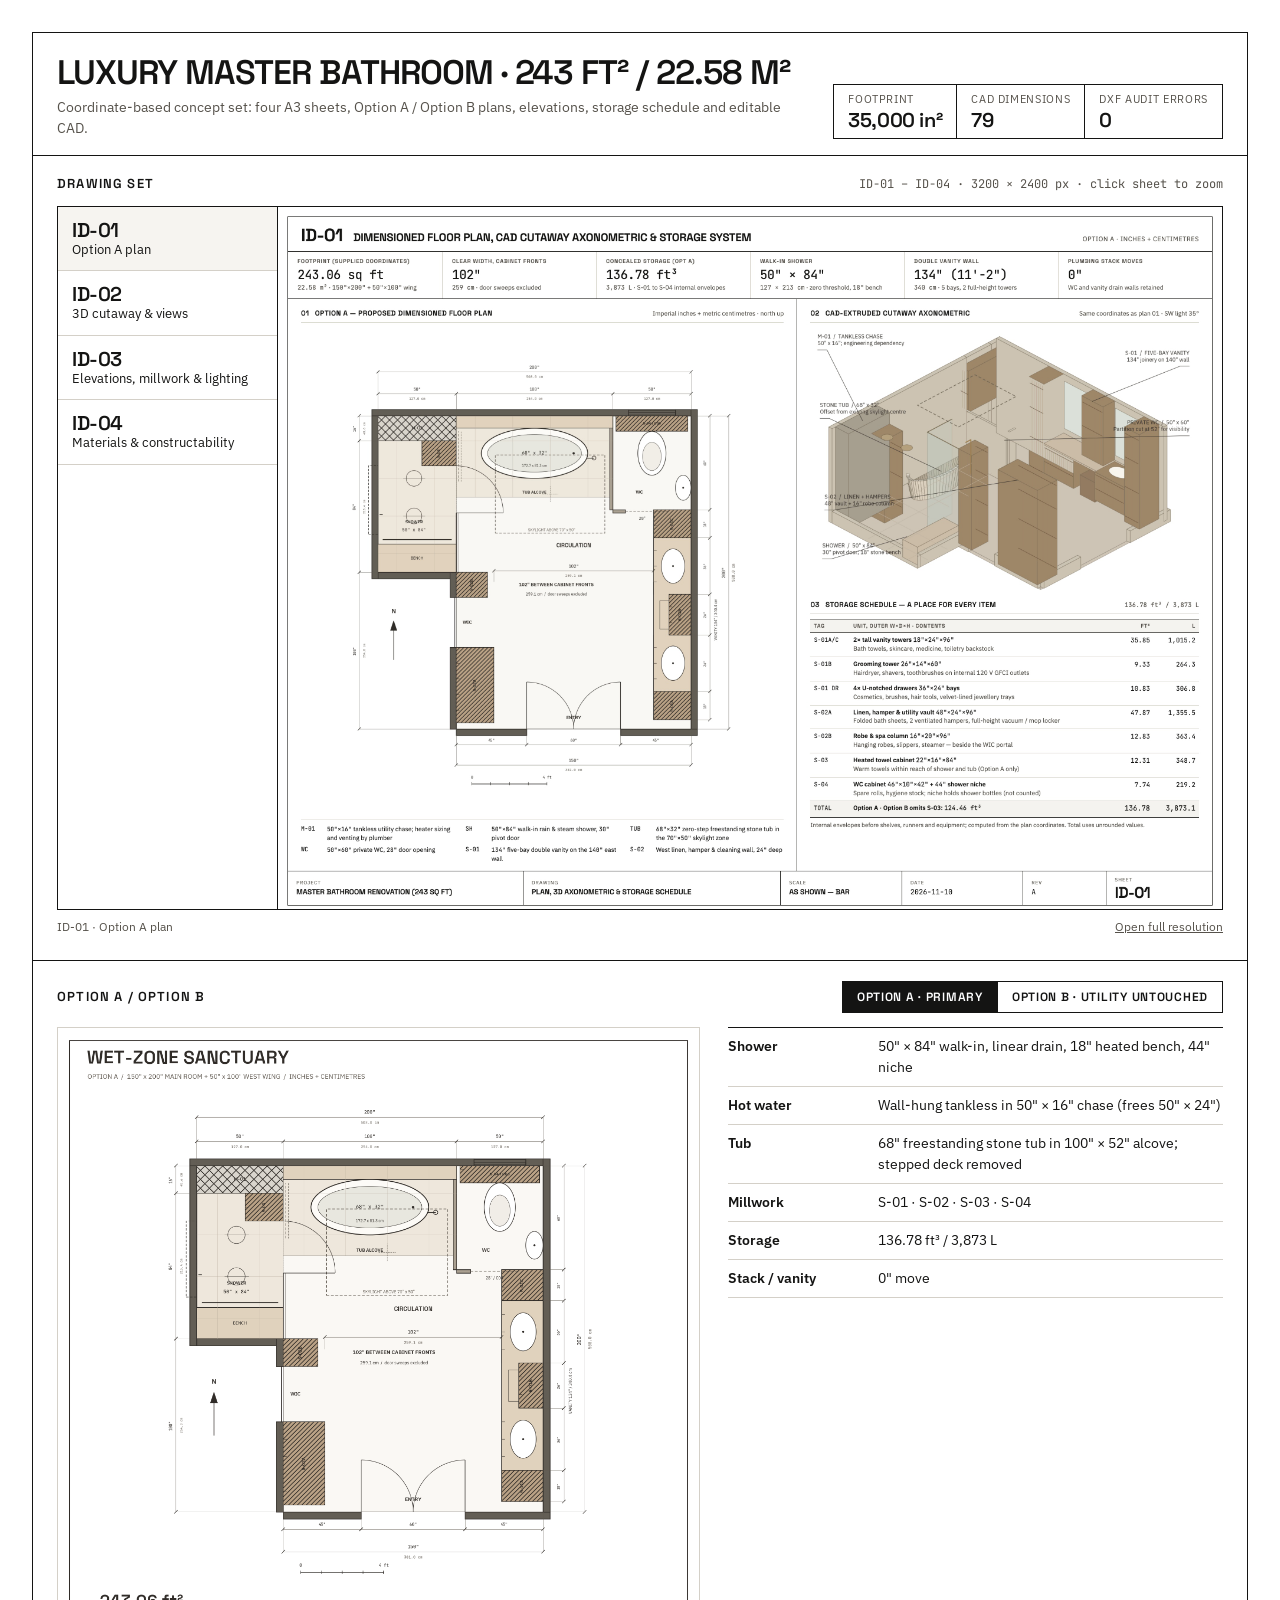
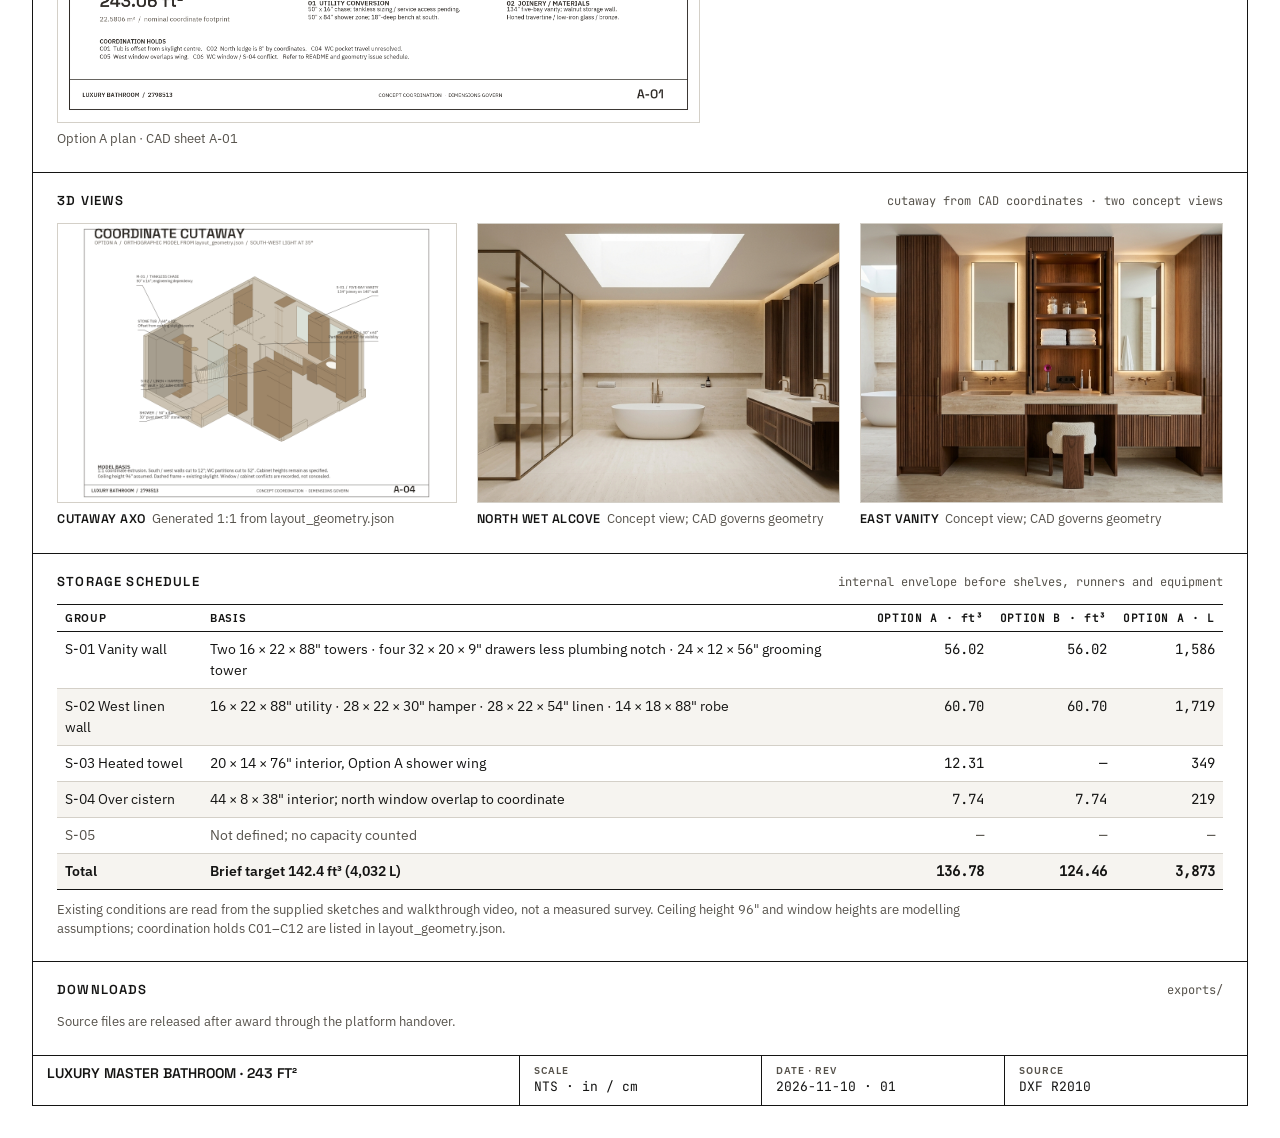
<file: index.html>
<!DOCTYPE html>
<html lang="en">
<head>
<meta charset="utf-8">
<meta name="viewport" content="width=device-width,initial-scale=1">
<title>Luxury Master Bathroom · 243 ft² · Drawing Set</title>
<style>
  @font-face{font-family:"Space Grotesk";font-weight:600;src:url(assets/fonts/SpaceGrotesk-600.ttf)}
  @font-face{font-family:"IBM Plex Sans";font-weight:400;src:url(assets/fonts/IBMPlexSans-400.ttf)}
  @font-face{font-family:"IBM Plex Sans";font-weight:600;src:url(assets/fonts/IBMPlexSans-600.ttf)}
  @font-face{font-family:"JetBrains Mono";font-weight:400;src:url(assets/fonts/JetBrainsMono-400.ttf)}
  :root{--ink:#141413;--rule:#D4D0C8;--muted:#56524B;--walnut:#6B4A2F;--step:#F6F4F0}
  *{box-sizing:border-box;margin:0;padding:0;border-radius:0}
  body{background:#FFFFFF;color:var(--ink);font:15px/1.5 "IBM Plex Sans",sans-serif;-webkit-font-smoothing:antialiased}
  .m{font-family:"JetBrains Mono",monospace;font-variant-numeric:tabular-nums}
  a{color:inherit}
  .wrap{max-width:1440px;margin:0 auto;padding:32px 32px 0}
  .frame{border:1px solid var(--ink)}
  header{display:grid;grid-template-columns:1fr auto;gap:24px;align-items:end;padding:22px 24px 16px;border-bottom:1px solid var(--ink)}
  h1{font:600 34px/1.05 "Space Grotesk";letter-spacing:-.03em}
  header p{color:var(--muted);margin-top:6px;font-size:14px}
  .facts{display:grid;grid-template-columns:repeat(3,auto);border:1px solid var(--ink)}
  .facts div{padding:6px 14px;font-size:11px;letter-spacing:.06em;color:var(--muted)}
  .facts div+div{border-left:1px solid var(--ink)}
  .facts b{display:block;font:600 20px/1.2 "Space Grotesk";letter-spacing:-.02em;color:var(--ink)}
  section{border-bottom:1px solid var(--ink);padding:20px 24px 24px}
  section:last-of-type{border-bottom:0}
  h2{font:600 13px/1 "Space Grotesk";letter-spacing:.09em;display:flex;justify-content:space-between;align-items:baseline;margin-bottom:14px}
  h2 span{font:400 12px "JetBrains Mono";letter-spacing:0;color:var(--muted)}

  .seg{display:inline-flex;border:1px solid var(--ink)}
  .seg button{font:600 12px/1 "Space Grotesk";letter-spacing:.06em;background:#FFF;color:var(--ink);border:0;padding:9px 14px;cursor:pointer}
  .seg button+button{border-left:1px solid var(--ink)}
  .seg button[aria-pressed=true]{background:var(--ink);color:#FFF}
  .seg button:focus-visible{outline:2px solid var(--walnut);outline-offset:2px}

  .viewer{display:grid;grid-template-columns:220px 1fr;border:1px solid var(--ink)}
  .sheets{border-right:1px solid var(--ink)}
  .sheets button{display:block;width:100%;text-align:left;background:#FFF;border:0;border-bottom:1px solid var(--rule);padding:12px 14px;cursor:pointer;color:var(--ink);font:13px/1.35 "IBM Plex Sans"}
  .sheets button b{display:block;font:600 20px/1.1 "Space Grotesk";letter-spacing:-.02em}
  .sheets button[aria-pressed=true]{background:var(--step)}
  .stage{position:relative;overflow:auto;max-height:78vh;background:#FFF;cursor:zoom-in}
  .stage img{display:block;width:100%;height:auto}
  .stage.zoom{cursor:zoom-out}
  .stage.zoom img{width:auto;max-width:none}
  .hint{font-size:12px;color:var(--muted);margin-top:8px;display:flex;justify-content:space-between}

  .opt{display:grid;grid-template-columns:1.3fr 1fr;gap:28px;align-items:start}
  .opt figure img{display:block;width:100%;height:auto;border:1px solid var(--rule)}
  dl{display:grid;grid-template-columns:150px 1fr;border-top:1px solid var(--ink);font-size:14px}
  dt,dd{padding:8px 0;border-bottom:1px solid var(--rule)}
  dt{font-weight:600}

  .views{display:grid;grid-template-columns:1.1fr 1fr 1fr;gap:20px}
  .views img{display:block;width:100%;height:280px;object-fit:cover;border:1px solid var(--rule)}
  figcaption{font-size:12.5px;color:var(--muted);margin-top:6px}
  figcaption b{color:var(--ink);font-family:"Space Grotesk";font-weight:600;letter-spacing:.04em;margin-right:6px}

  table{border-collapse:collapse;width:100%;font-size:14px}
  th{font:600 11px "IBM Plex Sans";letter-spacing:.06em;text-align:left;padding:6px 8px;border-top:1px solid var(--ink);border-bottom:1px solid var(--ink)}
  td{padding:7px 8px;border-bottom:1px solid var(--rule);vertical-align:top}
  td.n,th.n{text-align:right;font-family:"JetBrains Mono";font-variant-numeric:tabular-nums;white-space:nowrap}
  tbody tr:nth-child(even) td{background:var(--step)}
  tr.tot td{font-weight:600;border-top:1px solid var(--ink);border-bottom:1px solid var(--ink);background:#FFF}
  td.dim{color:var(--muted)}
  .small{font-size:12.5px;color:var(--muted);margin-top:10px;max-width:960px}

  .dl{display:grid;grid-template-columns:repeat(4,1fr);border:1px solid var(--ink)}
  .dl a{display:block;padding:14px 16px;text-decoration:none;border-left:1px solid var(--ink)}
  .dl a:first-child{border-left:0}
  .dl a:hover,.dl a:focus-visible{background:var(--step);outline:none}
  .dl b{display:block;font:600 16px/1.2 "Space Grotesk";letter-spacing:-.01em}
  .dl span{display:block;font-size:12.5px;color:var(--muted);margin-top:4px}
  .dl .m{font-size:12px;color:var(--ink);margin-top:8px}

  .tb{display:grid;grid-template-columns:2fr 1fr 1fr 1fr;border-top:1px solid var(--ink)}
  .tb div{padding:8px 14px;border-left:1px solid var(--ink);font-size:13px}
  .tb div:first-child{border-left:0;font:600 14px "Space Grotesk"}
  .tb small{display:block;font:600 10px "IBM Plex Sans";letter-spacing:.1em;color:var(--muted)}
  @media (max-width:900px){.viewer,.opt,.views,.dl{grid-template-columns:1fr}.sheets{display:flex;overflow:auto;border-right:0;border-bottom:1px solid var(--ink)}.sheets button{min-width:150px;border-bottom:0;border-right:1px solid var(--rule)}.tb,header{grid-template-columns:1fr}}
</style>
</head>
<body>
<div class="wrap"><div class="frame">
  <header>
    <div>
      <h1>LUXURY MASTER BATHROOM · 243 FT² / 22.58 M²</h1>
      <p>Coordinate-based concept set: four A3 sheets, Option A / Option B plans, elevations, storage schedule and editable CAD.</p>
    </div>
    <div class="facts">
      <div>FOOTPRINT<b class="m">35,000 in²</b></div>
      <div>CAD DIMENSIONS<b class="m">79</b></div>
      <div>DXF AUDIT ERRORS<b class="m">0</b></div>
    </div>
  </header>

  <section>
    <h2>DRAWING SET <span>ID-01 – ID-04 · 3200 × 2400 px · click sheet to zoom</span></h2>
    <div class="viewer">
      <nav class="sheets" id="sheets" aria-label="Sheets"></nav>
      <div class="stage" id="stage" tabindex="0" aria-label="Sheet viewer"><img id="sheetImg" alt=""></div>
    </div>
    <div class="hint"><span id="sheetTitle"></span><a id="sheetOpen" target="_blank" rel="noopener">Open full resolution</a></div>
  </section>

  <section>
    <h2>OPTION A / OPTION B
      <span class="seg" role="group" aria-label="Option">
        <button type="button" data-opt="A" aria-pressed="true">OPTION A · PRIMARY</button><button type="button" data-opt="B" aria-pressed="false">OPTION B · UTILITY UNTOUCHED</button>
      </span>
    </h2>
    <div class="opt">
      <figure><img id="optImg" src="assets/cad_plan_option_a.png" alt="Option plan"><figcaption id="optCap"></figcaption></figure>
      <dl id="optDl"></dl>
    </div>
  </section>

  <section>
    <h2>3D VIEWS <span>cutaway from CAD coordinates · two concept views</span></h2>
    <div class="views">
      <figure><a href="assets/cad_3d_cutaway_iso.png" target="_blank" rel="noopener"><img src="assets/cad_3d_cutaway_iso.png" alt="3D cutaway axonometric" loading="lazy" style="object-fit:contain;background:#FFF"></a><figcaption><b>CUTAWAY AXO</b>Generated 1:1 from layout_geometry.json</figcaption></figure>
      <figure><a href="assets/view1_north_sanctuary.jpg" target="_blank" rel="noopener"><img src="assets/view1_north_sanctuary.jpg" alt="North wet alcove view" loading="lazy"></a><figcaption><b>NORTH WET ALCOVE</b>Concept view; CAD governs geometry</figcaption></figure>
      <figure><a href="assets/view2_east_vanity_storage.jpg" target="_blank" rel="noopener"><img src="assets/view2_east_vanity_storage.jpg" alt="East vanity and storage view" loading="lazy"></a><figcaption><b>EAST VANITY</b>Concept view; CAD governs geometry</figcaption></figure>
    </div>
  </section>

  <section>
    <h2>STORAGE SCHEDULE <span>internal envelope before shelves, runners and equipment</span></h2>
    <table>
      <thead><tr><th>GROUP</th><th>BASIS</th><th class="n">OPTION A · ft³</th><th class="n">OPTION B · ft³</th><th class="n">OPTION A · L</th></tr></thead>
      <tbody>
        <tr><td>S-01 Vanity wall</td><td>Two 16 × 22 × 88" towers · four 32 × 20 × 9" drawers less plumbing notch · 24 × 12 × 56" grooming tower</td><td class="n">56.02</td><td class="n">56.02</td><td class="n">1,586</td></tr>
        <tr><td>S-02 West linen wall</td><td>16 × 22 × 88" utility · 28 × 22 × 30" hamper · 28 × 22 × 54" linen · 14 × 18 × 88" robe</td><td class="n">60.70</td><td class="n">60.70</td><td class="n">1,719</td></tr>
        <tr><td>S-03 Heated towel</td><td>20 × 14 × 76" interior, Option A shower wing</td><td class="n">12.31</td><td class="n">—</td><td class="n">349</td></tr>
        <tr><td>S-04 Over cistern</td><td>44 × 8 × 38" interior; north window overlap to coordinate</td><td class="n">7.74</td><td class="n">7.74</td><td class="n">219</td></tr>
        <tr><td class="dim">S-05</td><td class="dim">Not defined; no capacity counted</td><td class="n dim">—</td><td class="n dim">—</td><td class="n dim">—</td></tr>
        <tr class="tot"><td>Total</td><td>Brief target 142.4 ft³ (4,032 L)</td><td class="n">136.78</td><td class="n">124.46</td><td class="n">3,873</td></tr>
      </tbody>
    </table>
    <p class="small">Existing conditions are read from the supplied sketches and walkthrough video, not a measured survey. Ceiling height 96" and window heights are modelling assumptions; coordination holds C01–C12 are listed in layout_geometry.json.</p>
  </section>

  <section>
    <h2>DOWNLOADS <span>exports/</span></h2>
    <p class="small">Source files are released after award through the platform handover.</p>
  </section>

  <div class="tb">
    <div>LUXURY MASTER BATHROOM · 243 FT²</div>
    <div><small>SCALE</small><span class="m">NTS · in / cm</span></div>
    <div><small>DATE · REV</small><span class="m">2026-11-10 · 01</span></div>
    <div><small>SOURCE</small><span class="m">DXF R2010</span></div>
  </div>
</div></div>
<div style="height:32px"></div>

<script src="boards.js"></script>
<script>
(() => {
  const boards = window.BOARDS || [];
  const nav = document.getElementById('sheets'), img = document.getElementById('sheetImg'),
        stage = document.getElementById('stage'), title = document.getElementById('sheetTitle'),
        open = document.getElementById('sheetOpen');
  function show(i) {
    const b = boards[i];
    img.src = b.src; img.alt = b.id + ' ' + b.title;
    title.textContent = b.id + ' · ' + b.title;
    open.href = b.src;
    stage.classList.remove('zoom');
    nav.querySelectorAll('button').forEach((x, j) => x.setAttribute('aria-pressed', j === i));
  }
  boards.forEach((b, i) => {
    const btn = document.createElement('button');
    btn.type = 'button';
    btn.innerHTML = '<b></b>';
    btn.firstChild.textContent = b.id;
    btn.append(b.title);
    btn.onclick = () => show(i);
    nav.append(btn);
  });
  stage.onclick = () => stage.classList.toggle('zoom');
  stage.onkeydown = e => { if (e.key === 'Enter' || e.key === ' ') { e.preventDefault(); stage.classList.toggle('zoom'); } };
  if (boards.length) show(0);

  const OPT = {
    A: { img: 'assets/cad_plan_option_a.png', cap: 'Option A plan · CAD sheet A-01',
         rows: [['Shower', '50" × 84" walk-in, linear drain, 18" heated bench, 44" niche'], ['Hot water', 'Wall-hung tankless in 50" × 16" chase (frees 50" × 24")'],
                ['Tub', '68" freestanding stone tub in 100" × 52" alcove; stepped deck removed'], ['Millwork', 'S-01 · S-02 · S-03 · S-04'],
                ['Storage', '136.78 ft³ / 3,873 L'], ['Stack / vanity', '0" move']] },
    B: { img: 'assets/crop_existing_vs_b.png', cap: 'Existing interpretation (left) vs. Option B (right) · CAD sheet A-02',
         rows: [['Shower', '50" × 60" retained in west wing'], ['Hot water', 'Existing 50" × 40" mechanical closet untouched'],
                ['Tub', 'Same 68" freestanding tub as Option A'], ['Millwork', 'S-01 · S-02 · S-04 (S-03 omitted)'],
                ['Storage', '124.46 ft³ / 3,524 L'], ['Stack / vanity', '0" move']] }
  };
  const oImg = document.getElementById('optImg'), oCap = document.getElementById('optCap'), oDl = document.getElementById('optDl');
  function opt(k) {
    const o = OPT[k];
    oImg.src = o.img; oImg.alt = 'Option ' + k + ' plan'; oCap.textContent = o.cap;
    oDl.replaceChildren(...o.rows.flatMap(([t, d]) => { const a = document.createElement('dt'), b = document.createElement('dd'); a.textContent = t; b.textContent = d; return [a, b]; }));
    document.querySelectorAll('[data-opt]').forEach(b => b.setAttribute('aria-pressed', b.dataset.opt === k));
  }
  document.querySelectorAll('[data-opt]').forEach(b => b.onclick = () => opt(b.dataset.opt));
  opt('A');
})();
</script>
</body>
</html>
</file>
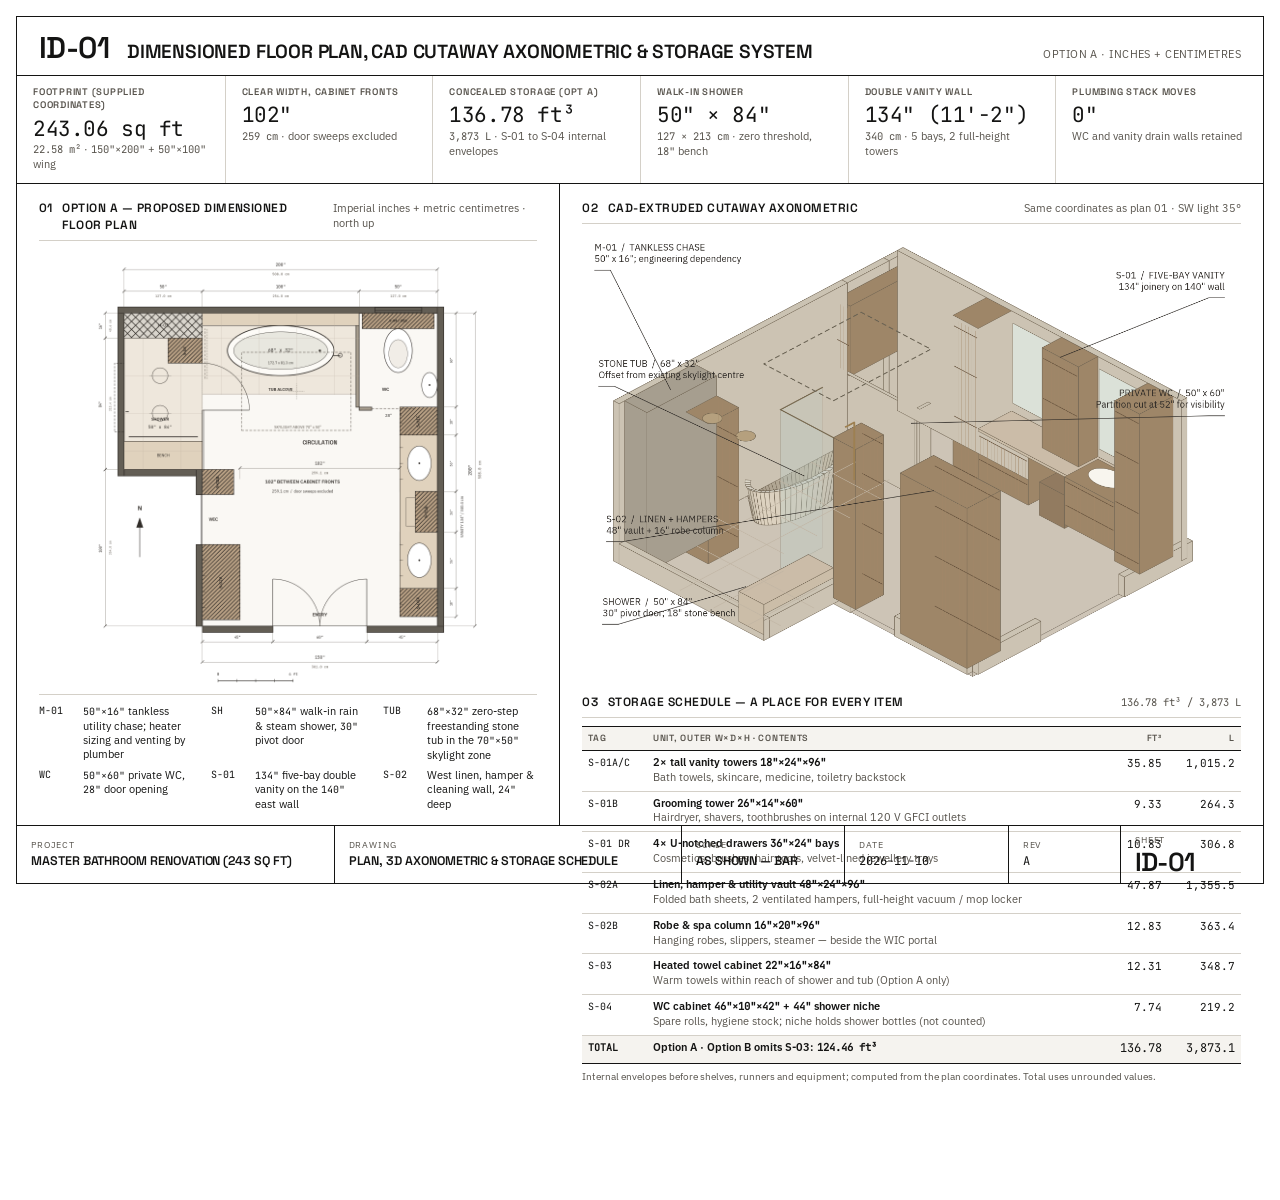
<file: board1.html>
<!doctype html>
<html lang="en"><head><meta charset="utf-8"><title>ID-01 Plan, Axonometric & Storage</title>
<link rel="stylesheet" href="board.css">
<style>
.main { display: grid; grid-template-columns: 58fr 42fr; min-height: 0; }
.col { padding: 16px 22px 14px; min-height: 0; display: flex; flex-direction: column; }
.col + .col { border-left: 1px solid var(--ink); }
.plan { flex: 1; min-height: 0; display: flex; justify-content: center; align-items: flex-start; }
.plan img { height: 100%; max-width: 100%; object-fit: contain; }
.legend { display: grid; grid-template-columns: repeat(3, 1fr); column-gap: 18px; row-gap: 6px; border-top: 1px solid var(--rule); padding-top: 9px; margin-top: 6px; }
.legend div { display: grid; grid-template-columns: 44px 1fr; font-size: 10.5px; line-height: 1.35; }
.legend b { font-family: "JetBrains Mono", monospace; font-weight: 400; font-size: 10px; }
.legend .num { font-size: 10px; }
.axo { height: 452px; display: flex; justify-content: center; margin-bottom: 10px; }
.axo img { height: 100%; }
table { width: 100%; border-collapse: collapse; }
th { font-family: "Space Grotesk", sans-serif; font-weight: 600; font-size: 9px; letter-spacing: 0.08em; text-transform: uppercase; color: var(--ink2); text-align: left; padding: 5px 6px; background: var(--tint); border-top: 1px solid var(--ink); border-bottom: 1px solid var(--ink); }
th.n, td.n { text-align: right; }
td { padding: 5px 6px 6px; vertical-align: top; border-bottom: 1px solid var(--rule); font-size: 10.5px; line-height: 1.32; }
td.tag { font-family: "JetBrains Mono", monospace; font-size: 10px; white-space: nowrap; }
td.n { font-size: 11px; white-space: nowrap; }
td .u { font-weight: 600; }
td .c { color: var(--ink2); display: block; margin-top: 1px; }
tr.tot td { border-top: 1px solid var(--ink); border-bottom: 1px solid var(--ink); background: var(--tint); font-weight: 600; }
tr.tot td.n { font-weight: 400; font-size: 12px; }
</style></head>
<body><div class="sheet">

<div class="head">
  <span class="id disp">ID-01</span>
  <span class="title disp">DIMENSIONED FLOOR PLAN, CAD CUTAWAY AXONOMETRIC &amp; STORAGE SYSTEM</span>
  <span class="sub">Option A &middot; inches + centimetres</span>
</div>

<div class="metrics">
  <div><div class="k">Footprint (supplied coordinates)</div><div class="v">243.06 sq ft</div><div class="s"><span class="mono">22.58 m²</span> &middot; <span class="mono">150"×200"</span> + <span class="mono">50"×100"</span> wing</div></div>
  <div><div class="k">Clear width, cabinet fronts</div><div class="v">102"</div><div class="s"><span class="mono">259 cm</span> &middot; door sweeps excluded</div></div>
  <div><div class="k">Concealed storage (Opt A)</div><div class="v">136.78 ft³</div><div class="s"><span class="mono">3,873 L</span> &middot; S-01 to S-04 internal envelopes</div></div>
  <div><div class="k">Walk-in shower</div><div class="v">50" × 84"</div><div class="s"><span class="mono">127 × 213 cm</span> &middot; zero threshold, <span class="mono">18"</span> bench</div></div>
  <div><div class="k">Double vanity wall</div><div class="v">134" (11'-2")</div><div class="s"><span class="mono">340 cm</span> &middot; 5 bays, 2 full-height towers</div></div>
  <div><div class="k">Plumbing stack moves</div><div class="v">0"</div><div class="s">WC and vanity drain walls retained</div></div>
</div>

<div class="main">
  <div class="col">
    <div class="lbl"><span class="tag">01</span><span class="t">Option A — Proposed dimensioned floor plan</span><span class="r">Imperial inches + metric centimetres &middot; north up</span></div>
    <div class="plan"><img src="assets/crop_plan_a.png" alt="Option A dimensioned floor plan"></div>
    <div class="legend">
      <div><b>M-01</b><span><span class="num">50"×16"</span> tankless utility chase; heater sizing and venting by plumber</span></div>
      <div><b>SH</b><span><span class="num">50"×84"</span> walk-in rain &amp; steam shower, <span class="num">30"</span> pivot door</span></div>
      <div><b>TUB</b><span><span class="num">68"×32"</span> zero-step freestanding stone tub in the <span class="num">70"×50"</span> skylight zone</span></div>
      <div><b>WC</b><span><span class="num">50"×60"</span> private WC, <span class="num">28"</span> door opening</span></div>
      <div><b>S-01</b><span><span class="num">134"</span> five-bay double vanity on the <span class="num">140"</span> east wall</span></div>
      <div><b>S-02</b><span>West linen, hamper &amp; cleaning wall, <span class="num">24"</span> deep</span></div>
    </div>
  </div>

  <div class="col">
    <div class="lbl"><span class="tag">02</span><span class="t">CAD-extruded cutaway axonometric</span><span class="r">Same coordinates as plan 01 &middot; SW light 35°</span></div>
    <div class="axo"><img src="assets/crop_cutaway_iso.png" alt="CAD cutaway axonometric"></div>

    <div class="lbl"><span class="tag">03</span><span class="t">Storage schedule — a place for every item</span><span class="r mono">136.78 ft³ / 3,873 L</span></div>
    <table>
      <thead><tr><th>Tag</th><th>Unit, outer W×D×H &middot; contents</th><th class="n">ft³</th><th class="n">L</th></tr></thead>
      <tbody>
        <tr><td class="tag">S-01A/C</td><td><span class="u">2× tall vanity towers <span class="mono">18"×24"×96"</span></span><span class="c">Bath towels, skincare, medicine, toiletry backstock</span></td><td class="n">35.85</td><td class="n">1,015.2</td></tr>
        <tr><td class="tag">S-01B</td><td><span class="u">Grooming tower <span class="mono">26"×14"×60"</span></span><span class="c">Hairdryer, shavers, toothbrushes on internal 120 V GFCI outlets</span></td><td class="n">9.33</td><td class="n">264.3</td></tr>
        <tr><td class="tag">S-01 DR</td><td><span class="u">4× U-notched drawers <span class="mono">36"×24"</span> bays</span><span class="c">Cosmetics, brushes, hair tools, velvet-lined jewellery trays</span></td><td class="n">10.83</td><td class="n">306.8</td></tr>
        <tr><td class="tag">S-02A</td><td><span class="u">Linen, hamper &amp; utility vault <span class="mono">48"×24"×96"</span></span><span class="c">Folded bath sheets, 2 ventilated hampers, full-height vacuum / mop locker</span></td><td class="n">47.87</td><td class="n">1,355.5</td></tr>
        <tr><td class="tag">S-02B</td><td><span class="u">Robe &amp; spa column <span class="mono">16"×20"×96"</span></span><span class="c">Hanging robes, slippers, steamer — beside the WIC portal</span></td><td class="n">12.83</td><td class="n">363.4</td></tr>
        <tr><td class="tag">S-03</td><td><span class="u">Heated towel cabinet <span class="mono">22"×16"×84"</span></span><span class="c">Warm towels within reach of shower and tub (Option A only)</span></td><td class="n">12.31</td><td class="n">348.7</td></tr>
        <tr><td class="tag">S-04</td><td><span class="u">WC cabinet <span class="mono">46"×10"×42"</span> + <span class="mono">44"</span> shower niche</span><span class="c">Spare rolls, hygiene stock; niche holds shower bottles (not counted)</span></td><td class="n">7.74</td><td class="n">219.2</td></tr>
        <tr class="tot"><td class="tag">TOTAL</td><td>Option A &middot; Option B omits S-03: <span class="mono">124.46 ft³</span></td><td class="n">136.78</td><td class="n">3,873.1</td></tr>
      </tbody>
    </table>
    <p class="note" style="margin-top:6px">Internal envelopes before shelves, runners and equipment; computed from the plan coordinates. Total uses unrounded values.</p>
  </div>
</div>

<div class="tb" style="grid-template-columns: 1.55fr 1.7fr 0.8fr 0.8fr 0.55fr 0.7fr;">
  <div><span class="k">Project</span><span class="v">MASTER BATHROOM RENOVATION (243 SQ FT)</span></div>
  <div><span class="k">Drawing</span><span class="v">PLAN, 3D AXONOMETRIC &amp; STORAGE SCHEDULE</span></div>
  <div><span class="k">Scale</span><span class="v">AS SHOWN — BAR</span></div>
  <div><span class="k">Date</span><span class="v mono">2026-11-10</span></div>
  <div><span class="k">Rev</span><span class="v mono">A</span></div>
  <div><span class="k">Sheet</span><span class="v sheetno disp">ID-01</span></div>
</div>

</div></body></html>
</file>
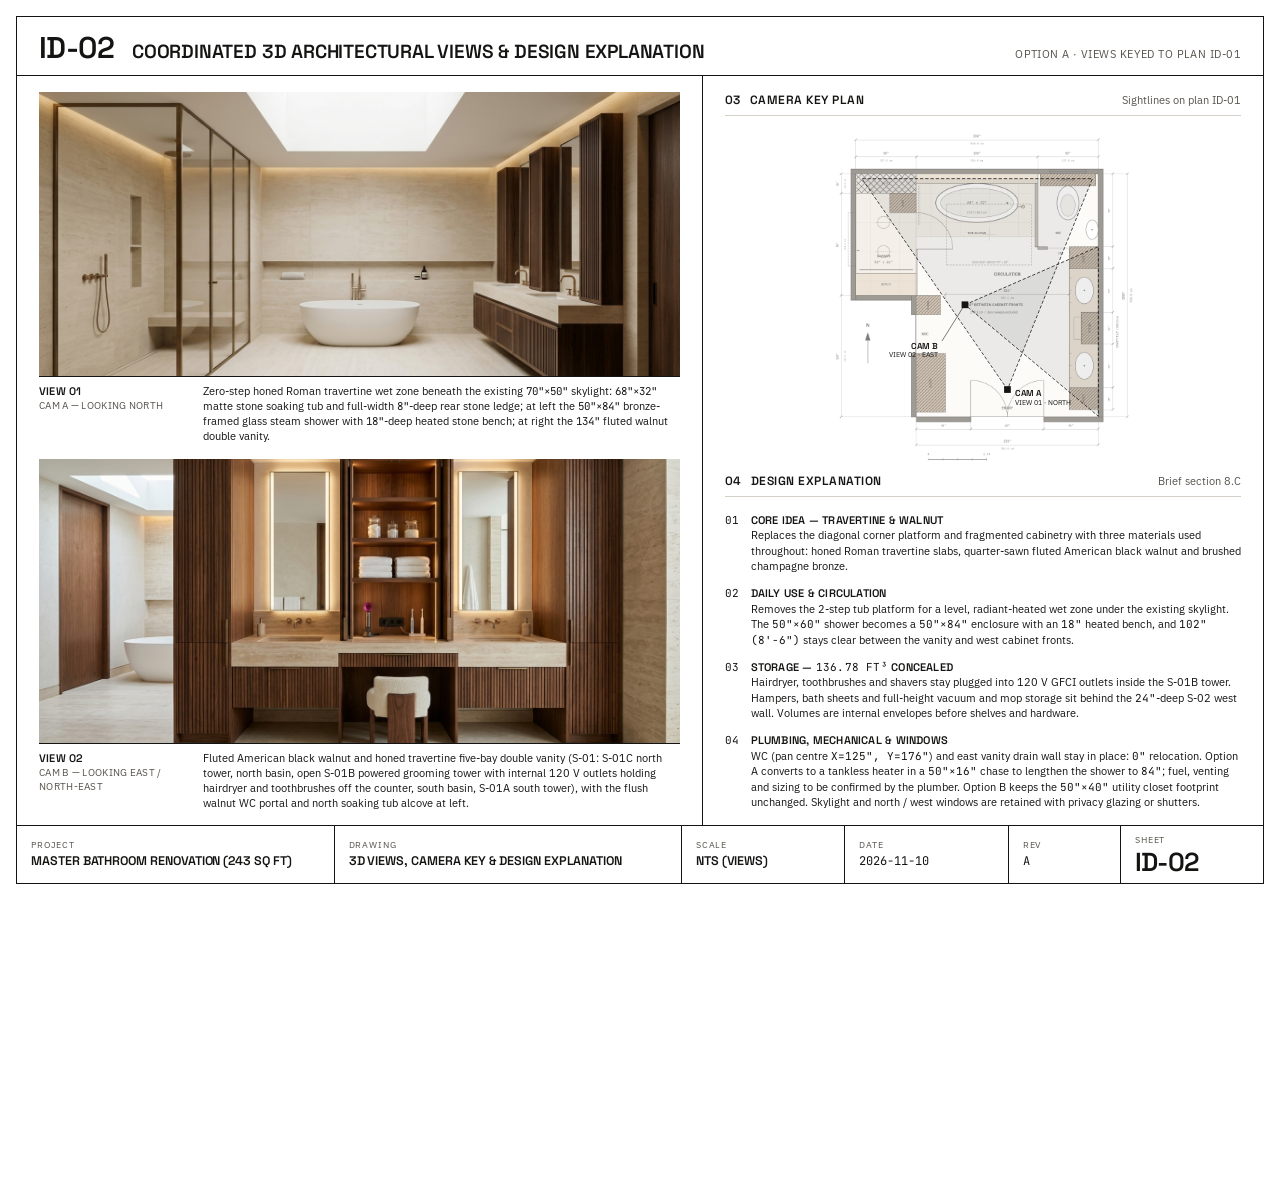
<file: board2.html>
<!doctype html>
<html lang="en"><head><meta charset="utf-8"><title>ID-02 Coordinated 3D Views & Design Explanation</title>
<link rel="stylesheet" href="board.css">
<style>
.sheet { grid-template-rows: auto 1fr 58px; }
.main { display: grid; grid-template-columns: 66fr 34fr; min-height: 0; }
.col { padding: 16px 22px 14px; min-height: 0; display: flex; flex-direction: column; }
.col + .col { border-left: 1px solid var(--ink); }
figure { flex: 1; min-height: 0; display: flex; flex-direction: column; }
figure + figure { margin-top: 14px; }
figure img { flex: 1; min-height: 0; width: 100%; object-fit: cover; display: block; }
figcaption { display: grid; grid-template-columns: 150px 1fr; column-gap: 14px; padding-top: 7px; border-top: 1px solid var(--ink); margin-top: 0; font-size: 10.8px; line-height: 1.4; }
figcaption b { font-family: "Space Grotesk", sans-serif; font-weight: 600; font-size: 11px; letter-spacing: 0.02em; }
figcaption b span { display: block; font-family: "IBM Plex Sans", sans-serif; font-weight: 400; color: var(--ink2); font-size: 10px; letter-spacing: 0.03em; }
.key { position: relative; height: 470px; display: flex; justify-content: center; }
.key .wrap { position: relative; height: 100%; aspect-ratio: 2000 / 1820; }
.key img, .key svg { position: absolute; inset: 0; width: 100%; height: 100%; }
.key img { opacity: 0.62; }
.narr { flex: 1; display: flex; flex-direction: column; gap: 11px; margin-top: 8px; }
.narr h3 { font-family: "Space Grotesk", sans-serif; font-weight: 600; font-size: 11px; letter-spacing: 0.02em; text-transform: uppercase; display: grid; grid-template-columns: 26px 1fr; }
.narr h3 .mono { font-weight: 400; }
.narr p { padding-left: 26px; font-size: 11px; line-height: 1.42; }
</style></head>
<body><div class="sheet">

<div class="head">
  <span class="id disp">ID-02</span>
  <span class="title disp">COORDINATED 3D ARCHITECTURAL VIEWS &amp; DESIGN EXPLANATION</span>
  <span class="sub">Option A &middot; views keyed to plan ID-01</span>
</div>


<div class="main">
  <div class="col">
    <figure>
      <img src="assets/view1_north_sanctuary.jpg" style="object-position: 50% 30%;" alt="View 01 looking north">
      <figcaption><b>VIEW 01<span>CAM A — LOOKING NORTH</span></b>
        <span>Zero-step honed Roman travertine wet zone beneath the existing <span class="num">70"×50"</span> skylight: <span class="num">68"×32"</span> matte stone soaking tub and full-width <span class="num">8"</span>-deep rear stone ledge; at left the <span class="num">50"×84"</span> bronze-framed glass steam shower with <span class="num">18"</span>-deep heated stone bench; at right the <span class="num">134"</span> fluted walnut double vanity.</span></figcaption>
    </figure>
    <figure>
      <img src="assets/view2_east_vanity_storage.jpg" style="object-position: 50% 50%;" alt="View 02 looking east">
      <figcaption><b>VIEW 02<span>CAM B — LOOKING EAST / NORTH-EAST</span></b>
        <span>Fluted American black walnut and honed travertine five-bay double vanity (S-01: S-01C north tower, north basin, open S-01B powered grooming tower with internal 120 V outlets holding hairdryer and toothbrushes off the counter, south basin, S-01A south tower), with the flush walnut WC portal and north soaking tub alcove at left.</span></figcaption>
    </figure>
  </div>

  <div class="col">
    <div class="lbl"><span class="tag">03</span><span class="t">Camera key plan</span><span class="r">Sightlines on plan ID-01</span></div>
    <div class="key"><div class="wrap">
      <img src="assets/crop_plan_a.png" alt="">
      <svg viewBox="0 0 2000 1820" xmlns="http://www.w3.org/2000/svg">
        <g fill="rgba(20,20,19,0.07)" stroke="#141413" stroke-width="4" stroke-dasharray="18 10">
          <polygon points="1130,1419 352,292 1584,292"/>
          <polygon points="903,966 1616,655 1616,1562"/>
        </g>
        <g fill="#141413">
          <rect x="1112" y="1401" width="36" height="36"/>
          <rect x="885" y="948" width="36" height="36"/>
          <path d="M890,984 L780,1160" stroke="#141413" stroke-width="3" fill="none"/>
        </g>
        <g font-family="Space Grotesk" font-weight="600" font-size="46" fill="#141413">
          <text x="1170" y="1455">CAM A</text>
          <text x="1170" y="1500" font-family="IBM Plex Sans" font-weight="400" font-size="36">VIEW 01 · NORTH</text>
          <text x="760" y="1200" text-anchor="end">CAM B</text>
          <text x="760" y="1245" text-anchor="end" font-family="IBM Plex Sans" font-weight="400" font-size="36">VIEW 02 · EAST</text>
        </g>
      </svg>
    </div></div>

    <div class="lbl" style="margin-top:8px"><span class="tag">04</span><span class="t">Design explanation</span><span class="r">Brief section 8.C</span></div>
    <div class="narr">
      <div><h3><span class="mono">01</span>Core idea — travertine &amp; walnut</h3>
        <p>Replaces the diagonal corner platform and fragmented cabinetry with three materials used throughout: honed Roman travertine slabs, quarter-sawn fluted American black walnut and brushed champagne bronze.</p></div>
      <div><h3><span class="mono">02</span>Daily use &amp; circulation</h3>
        <p>Removes the 2-step tub platform for a level, radiant-heated wet zone under the existing skylight. The <span class="num">50"×60"</span> shower becomes a <span class="num">50"×84"</span> enclosure with an <span class="num">18"</span> heated bench, and <span class="num">102" (8'-6")</span> stays clear between the vanity and west cabinet fronts.</p></div>
      <div><h3><span class="mono">03</span><span>Storage — <span class="num" style="font-weight:400">136.78 ft³</span> concealed</span></h3>
        <p>Hairdryer, toothbrushes and shavers stay plugged into 120 V GFCI outlets inside the S-01B tower. Hampers, bath sheets and full-height vacuum and mop storage sit behind the <span class="num">24"</span>-deep S-02 west wall. Volumes are internal envelopes before shelves and hardware.</p></div>
      <div><h3><span class="mono">04</span>Plumbing, mechanical &amp; windows</h3>
        <p>WC (pan centre <span class="num">X=125", Y=176"</span>) and east vanity drain wall stay in place: <span class="num">0"</span> relocation. Option A converts to a tankless heater in a <span class="num">50"×16"</span> chase to lengthen the shower to <span class="num">84"</span>; fuel, venting and sizing to be confirmed by the plumber. Option B keeps the <span class="num">50"×40"</span> utility closet footprint unchanged. Skylight and north / west windows are retained with privacy glazing or shutters.</p></div>
    </div>
  </div>
</div>

<div class="tb" style="grid-template-columns: 1.55fr 1.7fr 0.8fr 0.8fr 0.55fr 0.7fr;">
  <div><span class="k">Project</span><span class="v">MASTER BATHROOM RENOVATION (243 SQ FT)</span></div>
  <div><span class="k">Drawing</span><span class="v">3D VIEWS, CAMERA KEY &amp; DESIGN EXPLANATION</span></div>
  <div><span class="k">Scale</span><span class="v">NTS (VIEWS)</span></div>
  <div><span class="k">Date</span><span class="v mono">2026-11-10</span></div>
  <div><span class="k">Rev</span><span class="v mono">A</span></div>
  <div><span class="k">Sheet</span><span class="v sheetno disp">ID-02</span></div>
</div>

</div></body></html>
</file>
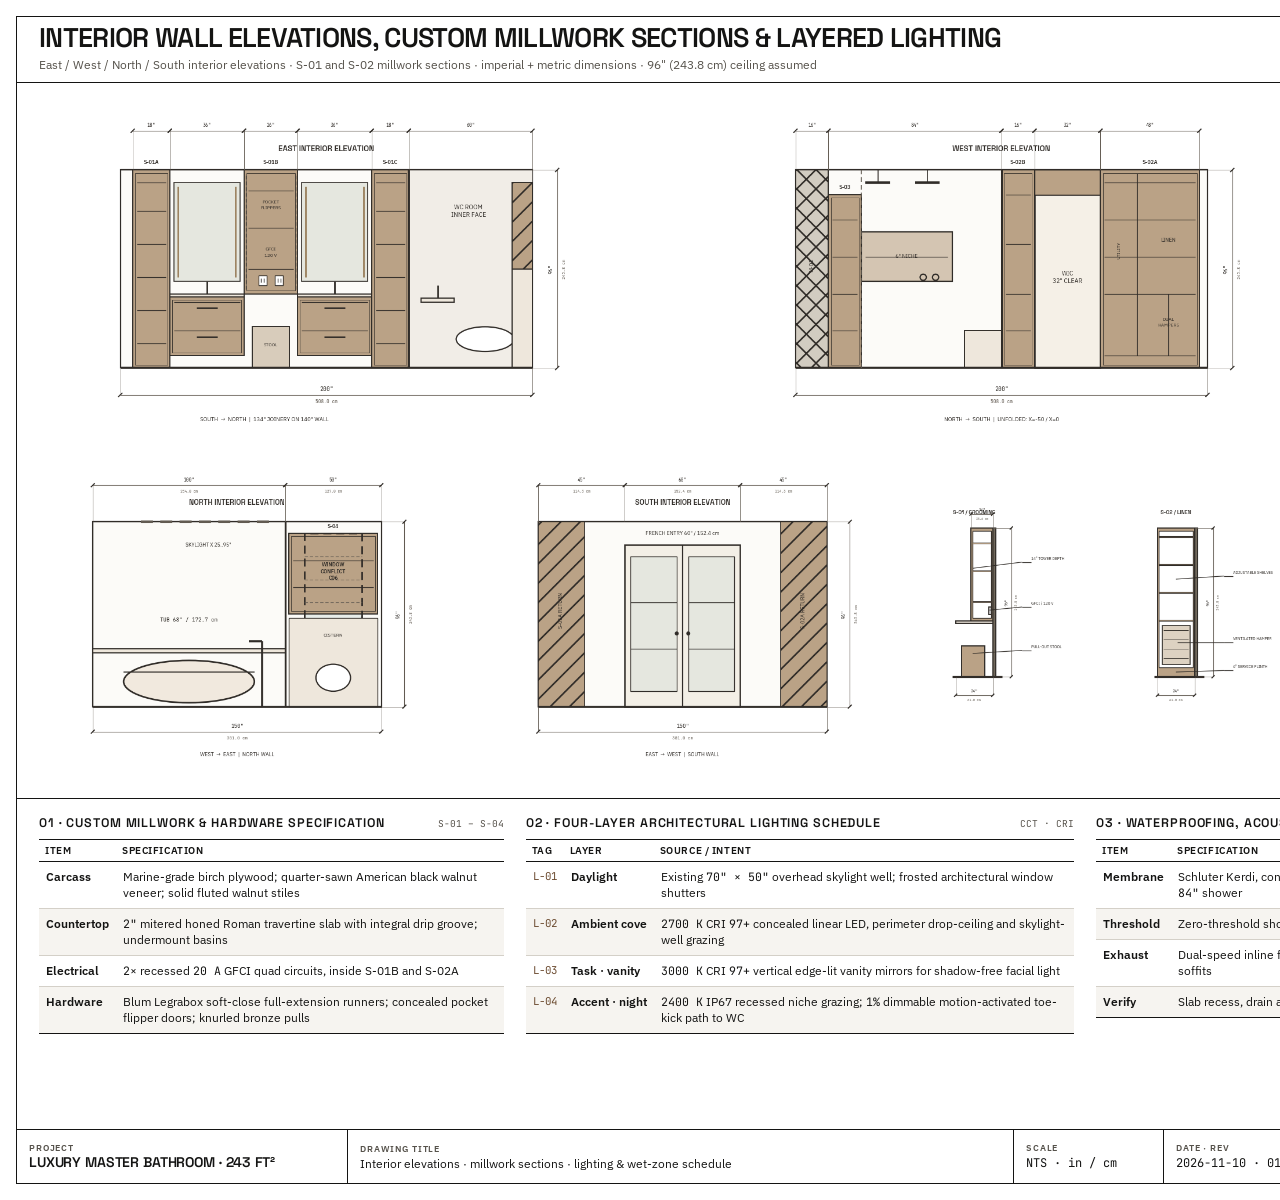
<file: board3.html>
<!DOCTYPE html>
<html lang="en">
<head>
<meta charset="utf-8">
<title>ID-03 Interior Elevations, Millwork Sections &amp; Layered Lighting</title>
<!-- 1600x1200 CSS px, rendered at device scale 2 -> 3200x2400 (A3 landscape). Drawing: assets/crop_4_elevations.png
     (crop of the CAD elevation sheet generated from layout_geometry.json). All dimensions below match layout_geometry.json. -->
<style>
  @font-face{font-family:"Space Grotesk";font-weight:600;src:url(assets/fonts/SpaceGrotesk-600.ttf)}
  @font-face{font-family:"IBM Plex Sans";font-weight:400;src:url(assets/fonts/IBMPlexSans-400.ttf)}
  @font-face{font-family:"IBM Plex Sans";font-weight:600;src:url(assets/fonts/IBMPlexSans-600.ttf)}
  @font-face{font-family:"JetBrains Mono";font-weight:400;src:url(assets/fonts/JetBrainsMono-400.ttf)}
  :root{--paper:#FFFFFF;--ink:#141413;--rule:#D4D0C8;--muted:#56524B;--walnut:#6B4A2F;--step:#F6F4F0}
  *{box-sizing:border-box;margin:0;padding:0;border-radius:0;box-shadow:none}
  html,body{width:1600px;height:1200px;overflow:hidden;background:var(--paper)}
  body{font-family:"IBM Plex Sans",sans-serif;color:var(--ink);-webkit-font-smoothing:antialiased}
  .m{font-family:"JetBrains Mono",monospace;font-variant-numeric:tabular-nums;letter-spacing:0}
  .sheet{position:absolute;left:16px;top:16px;width:1568px;height:1168px;border:1px solid var(--ink);
    display:grid;grid-template-rows:66px 716px 1fr 54px}

  header{display:grid;grid-template-columns:1fr auto;align-items:end;padding:0 22px 10px;border-bottom:.75pt solid var(--ink)}
  h1{font-family:"Space Grotesk";font-weight:600;font-size:27px;letter-spacing:-.025em;line-height:1.05}
  .sub{margin-top:5px;font-size:12px;color:var(--muted)}
  .hdr-r{font-family:"JetBrains Mono";font-size:10.5px;color:var(--muted);text-align:right;line-height:1.5}

  .top{display:grid;grid-template-columns:minmax(0,1fr) 262px;min-height:0;border-bottom:.75pt solid var(--ink)}
  .dwg{position:relative;min-width:0;padding:8px 12px 6px 16px;display:flex;align-items:center;justify-content:center}
  .dwg img{display:block;width:100%;height:auto;max-height:700px;object-fit:contain}
  .keys{border-left:1px solid var(--rule);padding:14px 16px 12px;display:flex;flex-direction:column;gap:11px;font-size:10.5px;line-height:1.38}
  .keys h4{font-family:"Space Grotesk";font-weight:600;font-size:11.5px;letter-spacing:.06em;display:flex;justify-content:space-between;align-items:baseline;border-bottom:1px solid var(--ink);padding-bottom:3px;margin-bottom:4px}
  .keys h4 .m{font-size:10px;font-weight:400;letter-spacing:0;color:var(--muted)}
  .keys p{color:#2B2925}
  .keys .k{font-family:"JetBrains Mono";font-size:10px;color:var(--walnut)}
  .keys .hold{margin-top:auto;padding-top:8px;border-top:1px solid var(--rule);font-size:9.5px;color:var(--muted)}

  .tables{display:grid;grid-template-columns:1fr 1.18fr 1fr;gap:22px;padding:16px 22px 12px}
  h3{font-family:"Space Grotesk";font-weight:600;font-size:12.5px;letter-spacing:.07em;margin-bottom:8px;display:flex;justify-content:space-between;align-items:baseline}
  h3 span{font-family:"JetBrains Mono";font-weight:400;font-size:9.5px;letter-spacing:0;color:var(--muted)}
  table{border-collapse:collapse;width:100%}
  thead th{border-top:1px solid var(--ink);border-bottom:1px solid var(--ink);font-size:9.5px;font-weight:600;letter-spacing:.06em;text-align:left;padding:4px 6px;color:var(--ink)}
  td{padding:7px 7px;font-size:11.6px;line-height:1.38;vertical-align:top;border-bottom:1px solid var(--rule)}
  tbody tr:last-child td{border-bottom:1px solid var(--ink)}
  td.id{font-family:"JetBrains Mono";font-size:10.8px;white-space:nowrap;color:var(--walnut);width:1%}
  td.h{font-weight:600;white-space:nowrap;width:1%}
  tbody tr:nth-child(even) td{background:var(--step)}

  footer{border-top:1px solid var(--ink);display:grid;grid-template-columns:330px 1fr 150px 150px 150px 120px}
  footer>div{padding:7px 12px;border-left:1px solid var(--ink);display:flex;flex-direction:column;justify-content:center}
  footer>div:first-child{border-left:0}
  footer .l{font-family:"IBM Plex Sans";font-size:8.5px;letter-spacing:.1em;color:var(--muted);font-weight:600}
  footer .v{font-size:12px;margin-top:2px}
  footer .t{font-family:"Space Grotesk";font-weight:600;font-size:14px;letter-spacing:-.01em}
  footer .id{font-family:"Space Grotesk";font-weight:600;font-size:28px;letter-spacing:-.02em;line-height:1}
</style>
</head>
<body>
<div class="sheet">
  <header>
    <div>
      <h1>INTERIOR WALL ELEVATIONS, CUSTOM MILLWORK SECTIONS &amp; LAYERED LIGHTING</h1>
      <div class="sub">East / West / North / South interior elevations · S-01 and S-02 millwork sections · imperial + metric dimensions · 96" (243.8 cm) ceiling assumed</div>
    </div>
    <div class="hdr-r">FOOTPRINT <span class="m">35,000 in² · 243.06 ft² · 22.58 m²</span><br>SCALE NTS · DIMENSIONS GOVERN</div>
  </header>

  <section class="top">
    <div class="dwg"><img src="assets/crop_4_elevations.png" alt="Four interior elevations and two millwork sections"></div>
    <aside class="keys">
      <div>
        <h4>E · EAST <span class="m">200" / 508 cm</span></h4>
        <p>134" double vanity in five bays: <span class="k">S-01A</span> 18" tower · 36" south basin · <span class="k">S-01B</span> 26" powered grooming tower (internal 120 V GFCI, pocket flippers, pull-out stool) · 36" north basin · <span class="k">S-01C</span> 18" tower. 60" WC room inner face.</p>
      </div>
      <div>
        <h4>W · WEST, UNFOLDED <span class="m">200" / 508 cm</span></h4>
        <p><span class="k">M-01</span> 16" tankless chase · 84" walk-in shower with 44" recessed stone niche, 18" heated travertine bench, <span class="k">S-03</span> heated towel cabinet (Option A) · <span class="k">S-02B</span> 16" robe column · 32" WIC portal · <span class="k">S-02A</span> 48" linen, dual hamper &amp; utility locker.</p>
      </div>
      <div>
        <h4>N · NORTH <span class="m">150" / 381 cm</span></h4>
        <p>100" wet alcove: 68" freestanding stone tub, 8" full-width travertine ledge, overhead 70"×50" skylight well. 50" WC: wall-hung concealed cistern + <span class="k">S-04</span> recessed storage.</p>
      </div>
      <div>
        <h4>S · SOUTH <span class="m">150" / 381 cm</span></h4>
        <p>60" centred double French entry; <span class="k">S-01A</span> and <span class="k">S-02A</span> walnut millwork returns at 45" each side.</p>
      </div>
      <div>
        <h4>SECTIONS <span class="m">14" D · 24" D</span></h4>
        <p><span class="k">S-01</span> grooming tower 14" deep, GFCI at counter zone. <span class="k">S-02</span> linen / hamper vault 24" deep, ventilated hamper, 6" service plinth.</p>
      </div>
      <p class="hold">Field verification items prior to shop drawings: WC door hardware selection, S-04 recess depth relative to north window sill, and partition framing build-up.</p>
    </aside>
  </section>

  <section class="tables">
    <div>
      <h3>01 · CUSTOM MILLWORK &amp; HARDWARE SPECIFICATION <span>S-01 – S-04</span></h3>
      <table>
        <thead><tr><th>ITEM</th><th>SPECIFICATION</th></tr></thead>
        <tbody>
          <tr><td class="h">Carcass</td><td>Marine-grade birch plywood; quarter-sawn American black walnut veneer; solid fluted walnut stiles</td></tr>
          <tr><td class="h">Countertop</td><td><span class="m">2"</span> mitered honed Roman travertine slab with integral drip groove; undermount basins</td></tr>
          <tr><td class="h">Electrical</td><td><span class="m">2×</span> recessed <span class="m">20 A</span> GFCI quad circuits, inside S-01B and S-02A</td></tr>
          <tr><td class="h">Hardware</td><td>Blum Legrabox soft-close full-extension runners; concealed pocket flipper doors; knurled bronze pulls</td></tr>
        </tbody>
      </table>
    </div>
    <div>
      <h3>02 · FOUR-LAYER ARCHITECTURAL LIGHTING SCHEDULE <span>CCT · CRI</span></h3>
      <table>
        <thead><tr><th>TAG</th><th>LAYER</th><th>SOURCE / INTENT</th></tr></thead>
        <tbody>
          <tr><td class="id">L-01</td><td class="h">Daylight</td><td>Existing <span class="m">70" × 50"</span> overhead skylight well; frosted architectural window shutters</td></tr>
          <tr><td class="id">L-02</td><td class="h">Ambient cove</td><td><span class="m">2700 K</span> CRI <span class="m">97+</span> concealed linear LED, perimeter drop-ceiling and skylight-well grazing</td></tr>
          <tr><td class="id">L-03</td><td class="h">Task · vanity</td><td><span class="m">3000 K</span> CRI <span class="m">97+</span> vertical edge-lit vanity mirrors for shadow-free facial light</td></tr>
          <tr><td class="id">L-04</td><td class="h">Accent · night</td><td><span class="m">2400 K</span> IP67 recessed niche grazing; <span class="m">1%</span> dimmable motion-activated toe-kick path to WC</td></tr>
        </tbody>
      </table>
    </div>
    <div>
      <h3>03 · WATERPROOFING, ACOUSTICS &amp; VENTILATION <span>WET ZONE</span></h3>
      <table>
        <thead><tr><th>ITEM</th><th>SPECIFICATION</th></tr></thead>
        <tbody>
          <tr><td class="h">Membrane</td><td>Schluter Kerdi, continuous across <span class="m">100" × 52"</span> tub alcove and <span class="m">50" × 84"</span> shower</td></tr>
          <tr><td class="h">Threshold</td><td>Zero-threshold shower entry; <span class="m">2% (¼"/ft)</span> floor fall to linear drain</td></tr>
          <tr><td class="h">Exhaust</td><td>Dual-speed inline fan, <span class="m">&lt; 0.5</span> sone, grilles in shower and WC ceiling soffits</td></tr>
          <tr><td class="h">Verify</td><td>Slab recess, drain and duct routes, fan sizing on site survey</td></tr>
        </tbody>
      </table>
    </div>
  </section>

  <footer>
    <div><span class="l">PROJECT</span><span class="t">LUXURY MASTER BATHROOM · 243 FT²</span></div>
    <div><span class="l">DRAWING TITLE</span><span class="v">Interior elevations · millwork sections · lighting &amp; wet-zone schedule</span></div>
    <div><span class="l">SCALE</span><span class="v m">NTS · in / cm</span></div>
    <div><span class="l">DATE · REV</span><span class="v m">2026-11-10 · 01</span></div>
    <div><span class="l">SOURCE</span><span class="v m">DXF R2010</span></div>
    <div><span class="l">SHEET</span><span class="id">ID-03</span></div>
  </footer>
</div>
</body>
</html>
</file>
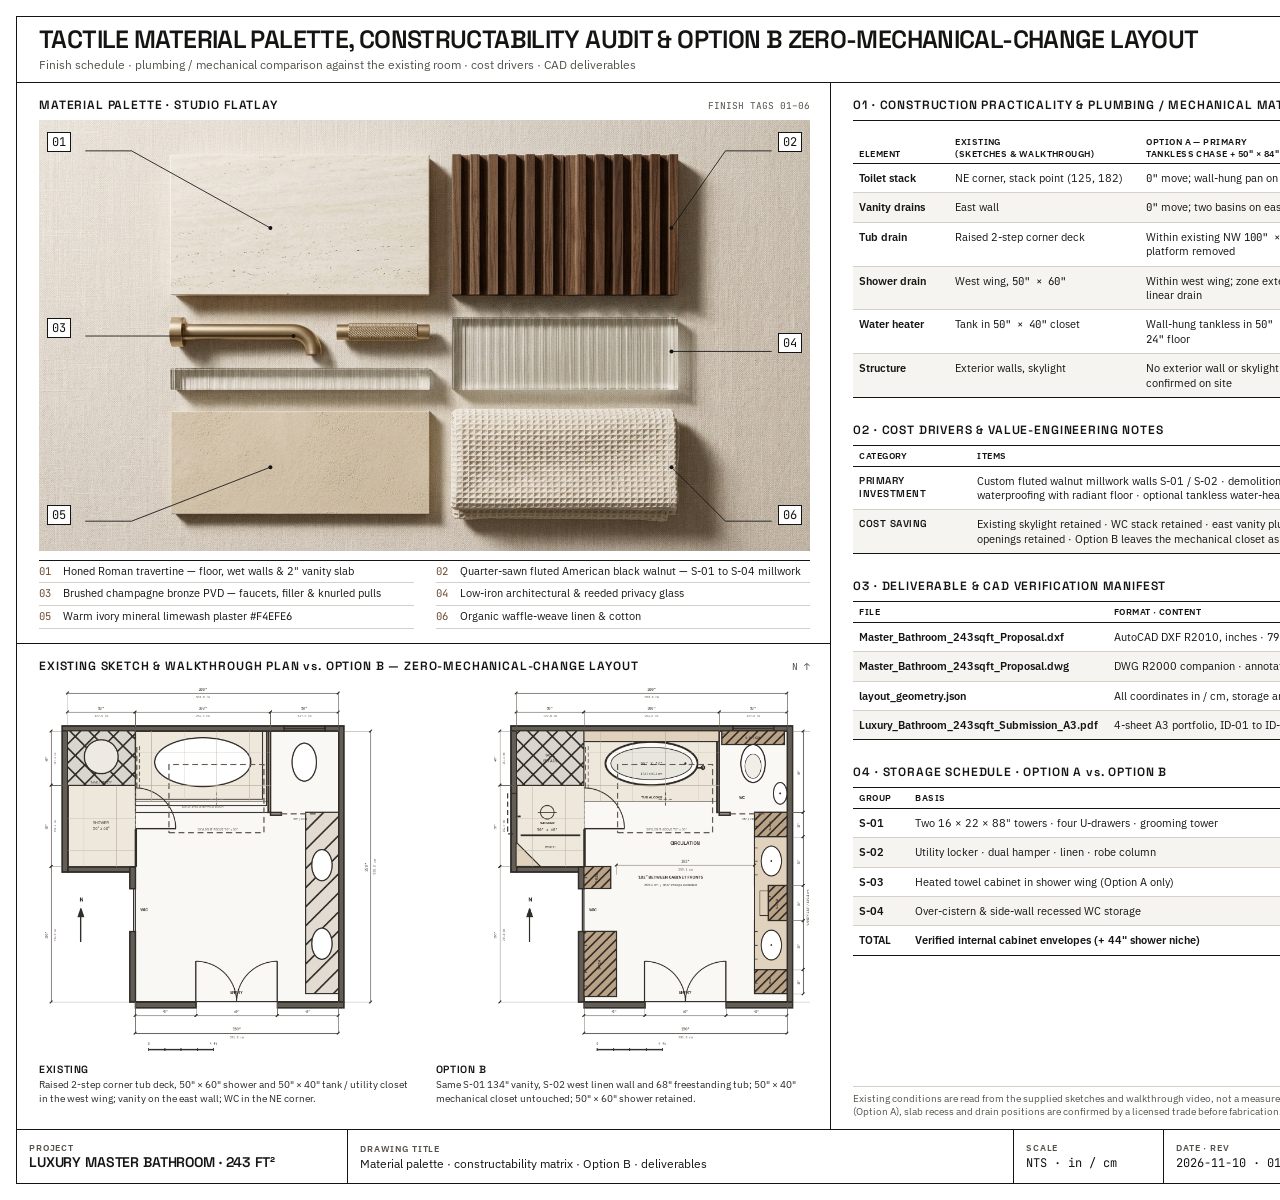
<file: board4.html>
<!DOCTYPE html>
<html lang="en">
<head>
<meta charset="utf-8">
<title>ID-04 Material Palette, Constructability Audit &amp; Option B</title>
<!-- 1600x1200 CSS px, rendered at device scale 2 -> 3200x2400 (A3 landscape). Plan: assets/crop_existing_vs_b.png
     (crop of the CAD comparison sheet generated from layout_geometry.json). Figures match layout_geometry.json / exports/*.json. -->
<style>
  @font-face{font-family:"Space Grotesk";font-weight:600;src:url(assets/fonts/SpaceGrotesk-600.ttf)}
  @font-face{font-family:"IBM Plex Sans";font-weight:400;src:url(assets/fonts/IBMPlexSans-400.ttf)}
  @font-face{font-family:"IBM Plex Sans";font-weight:600;src:url(assets/fonts/IBMPlexSans-600.ttf)}
  @font-face{font-family:"JetBrains Mono";font-weight:400;src:url(assets/fonts/JetBrainsMono-400.ttf)}
  :root{--paper:#FFFFFF;--ink:#141413;--rule:#D4D0C8;--muted:#56524B;--walnut:#6B4A2F;--step:#F6F4F0}
  *{box-sizing:border-box;margin:0;padding:0;border-radius:0;box-shadow:none}
  html,body{width:1600px;height:1200px;overflow:hidden;background:var(--paper)}
  body{font-family:"IBM Plex Sans",sans-serif;color:var(--ink);-webkit-font-smoothing:antialiased}
  .m{font-family:"JetBrains Mono",monospace;font-variant-numeric:tabular-nums}
  .sheet{position:absolute;left:16px;top:16px;width:1568px;height:1168px;border:1px solid var(--ink);
    display:grid;grid-template-rows:66px 1fr 54px}

  header{display:grid;grid-template-columns:1fr auto;align-items:end;padding:0 22px 10px;border-bottom:.75pt solid var(--ink)}
  h1{font-family:"Space Grotesk";font-weight:600;font-size:25px;letter-spacing:-.025em;line-height:1.05}
  .sub{margin-top:5px;font-size:12px;color:var(--muted)}
  .hdr-r{font-family:"JetBrains Mono";font-size:10.5px;color:var(--muted);text-align:right;line-height:1.5}

  main{display:grid;grid-template-columns:52% 48%;min-height:0}
  .left{border-right:.75pt solid var(--ink);display:grid;grid-template-rows:auto auto 1fr;min-height:0}
  .right{padding:14px 22px 10px 22px;display:flex;flex-direction:column;gap:24px;min-height:0}

  h3{font-family:"Space Grotesk";font-weight:600;font-size:12px;letter-spacing:.07em;margin-bottom:7px;display:flex;justify-content:space-between;align-items:baseline;gap:12px}
  h3 span{font-family:"JetBrains Mono";font-weight:400;font-size:9.5px;letter-spacing:0;color:var(--muted)}

  .pal{padding:14px 20px 0 22px}
  .palfig{position:relative;width:100%;}
  .palfig img{display:block;width:100%;height:auto}
  .palfig svg{position:absolute;inset:0;width:100%;height:100%;overflow:visible}
  .tag{font-family:"JetBrains Mono";font-size:11px;fill:var(--ink)}
  .lbl{font-size:12px;line-height:1;background:#FFFFFF;padding:3px 4px;outline:1px solid #141413}
  .finishes{display:grid;grid-template-columns:1fr 1fr;column-gap:22px;margin-top:9px;border-top:1px solid var(--ink)}
  .finishes div{display:grid;grid-template-columns:24px 1fr;padding:4px 0;border-bottom:1px solid var(--rule);font-size:10.6px;line-height:1.3}
  .finishes b{font-family:"JetBrains Mono";font-weight:400;color:var(--walnut)}

  .plan{padding:14px 20px 0 22px;border-top:.75pt solid var(--ink);margin-top:14px}
  .plan img{display:block;width:100%;height:auto}
  .plancap{display:grid;grid-template-columns:1fr 1fr;gap:22px;font-size:10.4px;line-height:1.36;color:#2B2925;padding:4px 0 0}
  .plancap b{font-family:"Space Grotesk";font-weight:600;font-size:10.5px;letter-spacing:.06em;color:var(--ink);display:block}

  table{border-collapse:collapse;width:100%}
  thead th{border-top:1px solid var(--ink);border-bottom:1px solid var(--ink);font-size:9px;font-weight:600;letter-spacing:.05em;text-align:left;padding:4px 6px;vertical-align:bottom;line-height:1.25}
  td{padding:7px 6px;font-size:10.8px;line-height:1.34;vertical-align:top;border-bottom:1px solid var(--rule)}
  tbody tr:last-child td{border-bottom:1px solid var(--ink)}
  tbody tr:nth-child(even) td{background:var(--step)}
  td.h{font-weight:600;white-space:nowrap}
  td.n{font-family:"JetBrains Mono";font-size:10.6px;white-space:nowrap;text-align:right;font-variant-numeric:tabular-nums}
  .mx td:first-child{width:96px}
  .mx td:nth-child(2){width:27%}
  .cost td:first-child{width:118px;font-family:"Space Grotesk";font-weight:600;font-size:10px;letter-spacing:.05em}
  .st td:first-child{width:56px}
  .st td.n{width:62px}
  .st tr.tot td{border-top:1px solid #141413;font-weight:600;background:#FFFFFF}
  .note{font-size:9.5px;color:var(--muted);line-height:1.35;margin-top:auto;border-top:1px solid var(--rule);padding-top:6px}

  footer{border-top:1px solid var(--ink);display:grid;grid-template-columns:330px 1fr 150px 150px 150px 120px}
  footer>div{padding:7px 12px;border-left:1px solid var(--ink);display:flex;flex-direction:column;justify-content:center}
  footer>div:first-child{border-left:0}
  footer .l{font-size:8.5px;letter-spacing:.1em;color:var(--muted);font-weight:600}
  footer .v{font-size:12px;margin-top:2px}
  footer .t{font-family:"Space Grotesk";font-weight:600;font-size:14px;letter-spacing:-.01em}
  footer .id{font-family:"Space Grotesk";font-weight:600;font-size:28px;letter-spacing:-.02em;line-height:1}
</style>
</head>
<body>
<div class="sheet">
  <header>
    <div>
      <h1>TACTILE MATERIAL PALETTE, CONSTRUCTABILITY AUDIT &amp; OPTION B ZERO-MECHANICAL-CHANGE LAYOUT</h1>
      <div class="sub">Finish schedule · plumbing / mechanical comparison against the existing room · cost drivers · CAD deliverables</div>
    </div>
    <div class="hdr-r">OPTION A <span class="m">136.78 ft³</span> · OPTION B <span class="m">124.46 ft³</span><br>STORAGE · INTERNAL ENVELOPE ESTIMATE</div>
  </header>

  <main>
    <section class="left">
      <div class="pal">
        <h3>MATERIAL PALETTE · STUDIO FLATLAY <span>FINISH TAGS 01–06</span></h3>
        <div class="palfig">
          <img src="assets/material_palette_flatlay.jpg" alt="Material sample flatlay">
          <!-- leader lines in % of the photo; tags sit on the clear linen margin -->
          <svg viewBox="0 0 1000 558" preserveAspectRatio="none">
            <g stroke="#141413" stroke-width="1.1" fill="none" vector-effect="non-scaling-stroke">
              <path d="M300 140 L120 40 L60 40"/>
              <path d="M820 140 L890 40 L950 40"/>
              <path d="M330 280 L120 280 L60 280"/>
              <path d="M820 300 L890 300 L950 300"/>
              <path d="M300 450 L120 520 L60 520"/>
              <path d="M820 450 L890 520 L950 520"/>
            </g>
            <g fill="#141413"><circle cx="300" cy="140" r="2.6"/><circle cx="820" cy="140" r="2.6"/><circle cx="330" cy="280" r="2.6"/><circle cx="820" cy="300" r="2.6"/><circle cx="300" cy="450" r="2.6"/><circle cx="820" cy="450" r="2.6"/></g>
          </svg>
          <div class="lbl" style="position:absolute;left:1.2%;top:3.1%"><span class="m">01</span></div>
          <div class="lbl" style="position:absolute;right:1.2%;top:3.1%"><span class="m">02</span></div>
          <div class="lbl" style="position:absolute;left:1.2%;top:46.2%"><span class="m">03</span></div>
          <div class="lbl" style="position:absolute;right:1.2%;top:49.8%"><span class="m">04</span></div>
          <div class="lbl" style="position:absolute;left:1.2%;top:89.6%"><span class="m">05</span></div>
          <div class="lbl" style="position:absolute;right:1.2%;top:89.6%"><span class="m">06</span></div>
        </div>
        <div class="finishes">
          <div><b>01</b><span>Honed Roman travertine — floor, wet walls &amp; 2" vanity slab</span></div>
          <div><b>02</b><span>Quarter-sawn fluted American black walnut — S-01 to S-04 millwork</span></div>
          <div><b>03</b><span>Brushed champagne bronze PVD — faucets, filler &amp; knurled pulls</span></div>
          <div><b>04</b><span>Low-iron architectural &amp; reeded privacy glass</span></div>
          <div><b>05</b><span>Warm ivory mineral limewash plaster <span class="m">#F4EFE6</span></span></div>
          <div><b>06</b><span>Organic waffle-weave linen &amp; cotton</span></div>
        </div>
      </div>
      <div class="plan">
        <h3>EXISTING SKETCH &amp; WALKTHROUGH PLAN vs. OPTION B — ZERO-MECHANICAL-CHANGE LAYOUT <span>N ↑</span></h3>
        <img src="assets/crop_existing_vs_b.png" alt="Existing plan interpretation and Option B plan">
        <div class="plancap">
          <div><b>EXISTING</b>Raised 2-step corner tub deck, 50" × 60" shower and 50" × 40" tank / utility closet in the west wing; vanity on the east wall; WC in the NE corner.</div>
          <div><b>OPTION B</b>Same S-01 134" vanity, S-02 west linen wall and 68" freestanding tub; 50" × 40" mechanical closet untouched; 50" × 60" shower retained.</div>
        </div>
      </div>
    </section>

    <section class="right">
      <div>
        <h3>01 · CONSTRUCTION PRACTICALITY &amp; PLUMBING / MECHANICAL MATRIX <span>BRIEF §4 &amp; §7</span></h3>
        <table class="mx">
          <thead><tr><th>ELEMENT</th><th>EXISTING<br>(SKETCHES &amp; WALKTHROUGH)</th><th>OPTION A — PRIMARY<br>TANKLESS CHASE + 50" × 84" SHOWER</th><th>OPTION B — CONSERVATIVE<br>UTILITY UNTOUCHED + 50" × 60"</th></tr></thead>
          <tbody>
            <tr><td class="h">Toilet stack</td><td>NE corner, stack point (125, 182)</td><td><span class="m">0"</span> move; wall-hung pan on carrier</td><td><span class="m">0"</span> move; as Option A</td></tr>
            <tr><td class="h">Vanity drains</td><td>East wall</td><td><span class="m">0"</span> move; two basins on east wall</td><td><span class="m">0"</span> move</td></tr>
            <tr><td class="h">Tub drain</td><td>Raised 2-step corner deck</td><td>Within existing NW <span class="m">100" × 60"</span> wet zone; step platform removed</td><td>As Option A</td></tr>
            <tr><td class="h">Shower drain</td><td>West wing, <span class="m">50" × 60"</span></td><td>Within west wing; zone extended to <span class="m">50" × 84"</span>, linear drain</td><td>Within existing <span class="m">50" × 60"</span> wing</td></tr>
            <tr><td class="h">Water heater</td><td>Tank in <span class="m">50" × 40"</span> closet</td><td>Wall-hung tankless in <span class="m">50" × 16"</span> chase; frees <span class="m">50" × 24"</span> floor</td><td>No mechanical relocation</td></tr>
            <tr><td class="h">Structure</td><td>Exterior walls, skylight</td><td colspan="2">No exterior wall or skylight change; interior partitions only — bearing status to be confirmed on site</td></tr>
          </tbody>
        </table>
      </div>

      <div>
        <h3>02 · COST DRIVERS &amp; VALUE-ENGINEERING NOTES <span>NO PRICING · SCOPE ONLY</span></h3>
        <table class="cost">
          <thead><tr><th>CATEGORY</th><th>ITEMS</th></tr></thead>
          <tbody>
            <tr><td>PRIMARY<br>INVESTMENT</td><td>Custom fluted walnut millwork walls S-01 / S-02 · demolition of raised corner tub deck · wet-zone slab waterproofing with radiant floor · optional tankless water-heater upgrade (Option A only)</td></tr>
            <tr><td>COST SAVING</td><td>Existing skylight retained · WC stack retained · east vanity plumbing wall retained · south entry and west WIC door openings retained · Option B leaves the mechanical closet as is</td></tr>
          </tbody>
        </table>
      </div>

      <div>
        <h3>03 · DELIVERABLE &amp; CAD VERIFICATION MANIFEST <span>exports/</span></h3>
        <table>
          <thead><tr><th>FILE</th><th>FORMAT · CONTENT</th><th style="text-align:right">SIZE</th></tr></thead>
          <tbody>
            <tr><td class="h">Master_Bathroom_243sqft_Proposal.dxf</td><td>AutoCAD DXF R2010, inches · <span class="m">79</span> native dimensions · <span class="m">15</span> layers · audit <span class="m">0</span> errors</td><td class="n">300 KB</td></tr>
            <tr><td class="h">Master_Bathroom_243sqft_Proposal.dwg</td><td>DWG R2000 companion · annotations as vector outlines; edit text in DXF</td><td class="n">3.3 MB</td></tr>
            <tr><td class="h">layout_geometry.json</td><td>All coordinates in / cm, storage arithmetic, coordination holds</td><td class="n">49 KB</td></tr>
            <tr><td class="h">Luxury_Bathroom_243sqft_Submission_A3.pdf</td><td>4-sheet A3 portfolio, ID-01 to ID-04</td><td class="n">A3 × 4</td></tr>
          </tbody>
        </table>
      </div>
      <div>
        <h3>04 · STORAGE SCHEDULE · OPTION A vs. OPTION B <span>INTERNAL ENVELOPE, BEFORE SHELVES &amp; HARDWARE</span></h3>
        <table class="st">
          <thead><tr><th>GROUP</th><th>BASIS</th><th style="text-align:right">A · ft³</th><th style="text-align:right">B · ft³</th><th style="text-align:right">A · L</th></tr></thead>
          <tbody>
            <tr><td class="h">S-01</td><td>Two 16 × 22 × 88" towers · four U-drawers · grooming tower</td><td class="n">56.02</td><td class="n">56.02</td><td class="n">1,586</td></tr>
            <tr><td class="h">S-02</td><td>Utility locker · dual hamper · linen · robe column</td><td class="n">60.70</td><td class="n">60.70</td><td class="n">1,719</td></tr>
            <tr><td class="h">S-03</td><td>Heated towel cabinet in shower wing (Option A only)</td><td class="n">12.31</td><td class="n">—</td><td class="n">349</td></tr>
            <tr><td class="h">S-04</td><td>Over-cistern &amp; side-wall recessed WC storage</td><td class="n">7.74</td><td class="n">7.74</td><td class="n">219</td></tr>
            <tr class="tot"><td class="h">TOTAL</td><td>Verified internal cabinet envelopes (+ 44" shower niche)</td><td class="n">136.78</td><td class="n">124.46</td><td class="n">3,873</td></tr>
          </tbody>
        </table>
      </div>
      <p class="note">Existing conditions are read from the supplied sketches and walkthrough video, not a measured survey. Tankless sizing, venting and fuel / electrical supply (Option A), slab recess and drain positions are confirmed by a licensed trade before fabrication.</p>
    </section>
  </main>

  <footer>
    <div><span class="l">PROJECT</span><span class="t">LUXURY MASTER BATHROOM · 243 FT²</span></div>
    <div><span class="l">DRAWING TITLE</span><span class="v">Material palette · constructability matrix · Option B · deliverables</span></div>
    <div><span class="l">SCALE</span><span class="v m">NTS · in / cm</span></div>
    <div><span class="l">DATE · REV</span><span class="v m">2026-11-10 · 01</span></div>
    <div><span class="l">SOURCE</span><span class="v m">DXF R2010</span></div>
    <div><span class="l">SHEET</span><span class="id">ID-04</span></div>
  </footer>
</div>
</body>
</html>
</file>
<file: board.css>
@font-face { font-family: "Space Grotesk"; src: url("assets/fonts/SpaceGrotesk-600.ttf"); font-weight: 600; }
@font-face { font-family: "IBM Plex Sans"; src: url("assets/fonts/IBMPlexSans-400.ttf"); font-weight: 400; }
@font-face { font-family: "IBM Plex Sans"; src: url("assets/fonts/IBMPlexSans-600.ttf"); font-weight: 600; }
@font-face { font-family: "JetBrains Mono"; src: url("assets/fonts/JetBrainsMono-400.ttf"); font-weight: 400; }

:root {
  --ink: #141413;
  --ink2: #57534C;   /* warm stone secondary, 7.4:1 on white */
  --rule: #D4D0C8;
  --tint: #F5F3EF;
}
* { box-sizing: border-box; margin: 0; padding: 0; }
html, body { width: 1600px; height: 1200px; background: #FFFFFF; }
body { font-family: "IBM Plex Sans", sans-serif; color: var(--ink); font-size: 11.5px; line-height: 1.42; }
.sheet {
  position: absolute; inset: 16px; border: 1px solid var(--ink);
  display: grid; grid-template-rows: auto auto 1fr 58px;
}
.mono, td.n, .num { font-family: "JetBrains Mono", monospace; font-variant-numeric: tabular-nums; }
.disp { font-family: "Space Grotesk", sans-serif; font-weight: 600; letter-spacing: -0.02em; }

/* sheet head */
.head { display: flex; align-items: baseline; gap: 18px; padding: 16px 22px 12px; border-bottom: 1px solid var(--ink); }
.head .id { font-size: 30px; line-height: 1; }
.head .title { font-size: 19px; line-height: 1.1; letter-spacing: -0.01em; }
.head .sub { margin-left: auto; color: var(--ink2); font-size: 11px; letter-spacing: 0.04em; text-transform: uppercase; }

/* key metric strip */
.metrics { display: grid; grid-template-columns: repeat(6, 1fr); border-bottom: 1px solid var(--ink); }
.metrics > div { padding: 10px 16px 11px; border-left: 1px solid var(--rule); }
.metrics > div:first-child { border-left: 0; }
.metrics .k { font-family: "Space Grotesk", sans-serif; font-weight: 600; font-size: 9.5px; letter-spacing: 0.08em; color: var(--ink2); text-transform: uppercase; }
.metrics .v { font-family: "JetBrains Mono", monospace; font-variant-numeric: tabular-nums; font-size: 21px; letter-spacing: -0.02em; line-height: 1.2; margin-top: 3px; }
.metrics .s { font-size: 10.5px; color: var(--ink2); margin-top: 1px; }

/* panels */
.lbl { display: flex; align-items: baseline; gap: 10px; padding-bottom: 6px; border-bottom: 1px solid var(--rule); margin-bottom: 8px; }
.lbl .tag { font-family: "Space Grotesk", sans-serif; font-weight: 600; font-size: 12px; letter-spacing: 0.02em; }
.lbl .t { font-family: "Space Grotesk", sans-serif; font-weight: 600; font-size: 12px; text-transform: uppercase; letter-spacing: 0.04em; }
.lbl .r { margin-left: auto; color: var(--ink2); font-size: 10.5px; }
.note { color: var(--ink2); font-size: 10px; }

/* ISO title block */
.tb { display: grid; border-top: 1px solid var(--ink); }
.tb > div { padding: 8px 14px; border-left: 1px solid var(--ink); display: flex; flex-direction: column; justify-content: center; }
.tb > div:first-child { border-left: 0; }
.tb .k { font-size: 8.5px; letter-spacing: 0.1em; color: var(--ink2); text-transform: uppercase; }
.tb .v { font-family: "Space Grotesk", sans-serif; font-weight: 600; font-size: 12.5px; letter-spacing: -0.005em; margin-top: 2px; }
.tb .v.mono { font-family: "JetBrains Mono", monospace; font-weight: 400; font-size: 12px; }
.tb .sheetno { font-size: 26px; line-height: 1; letter-spacing: -0.03em; }
</file>
